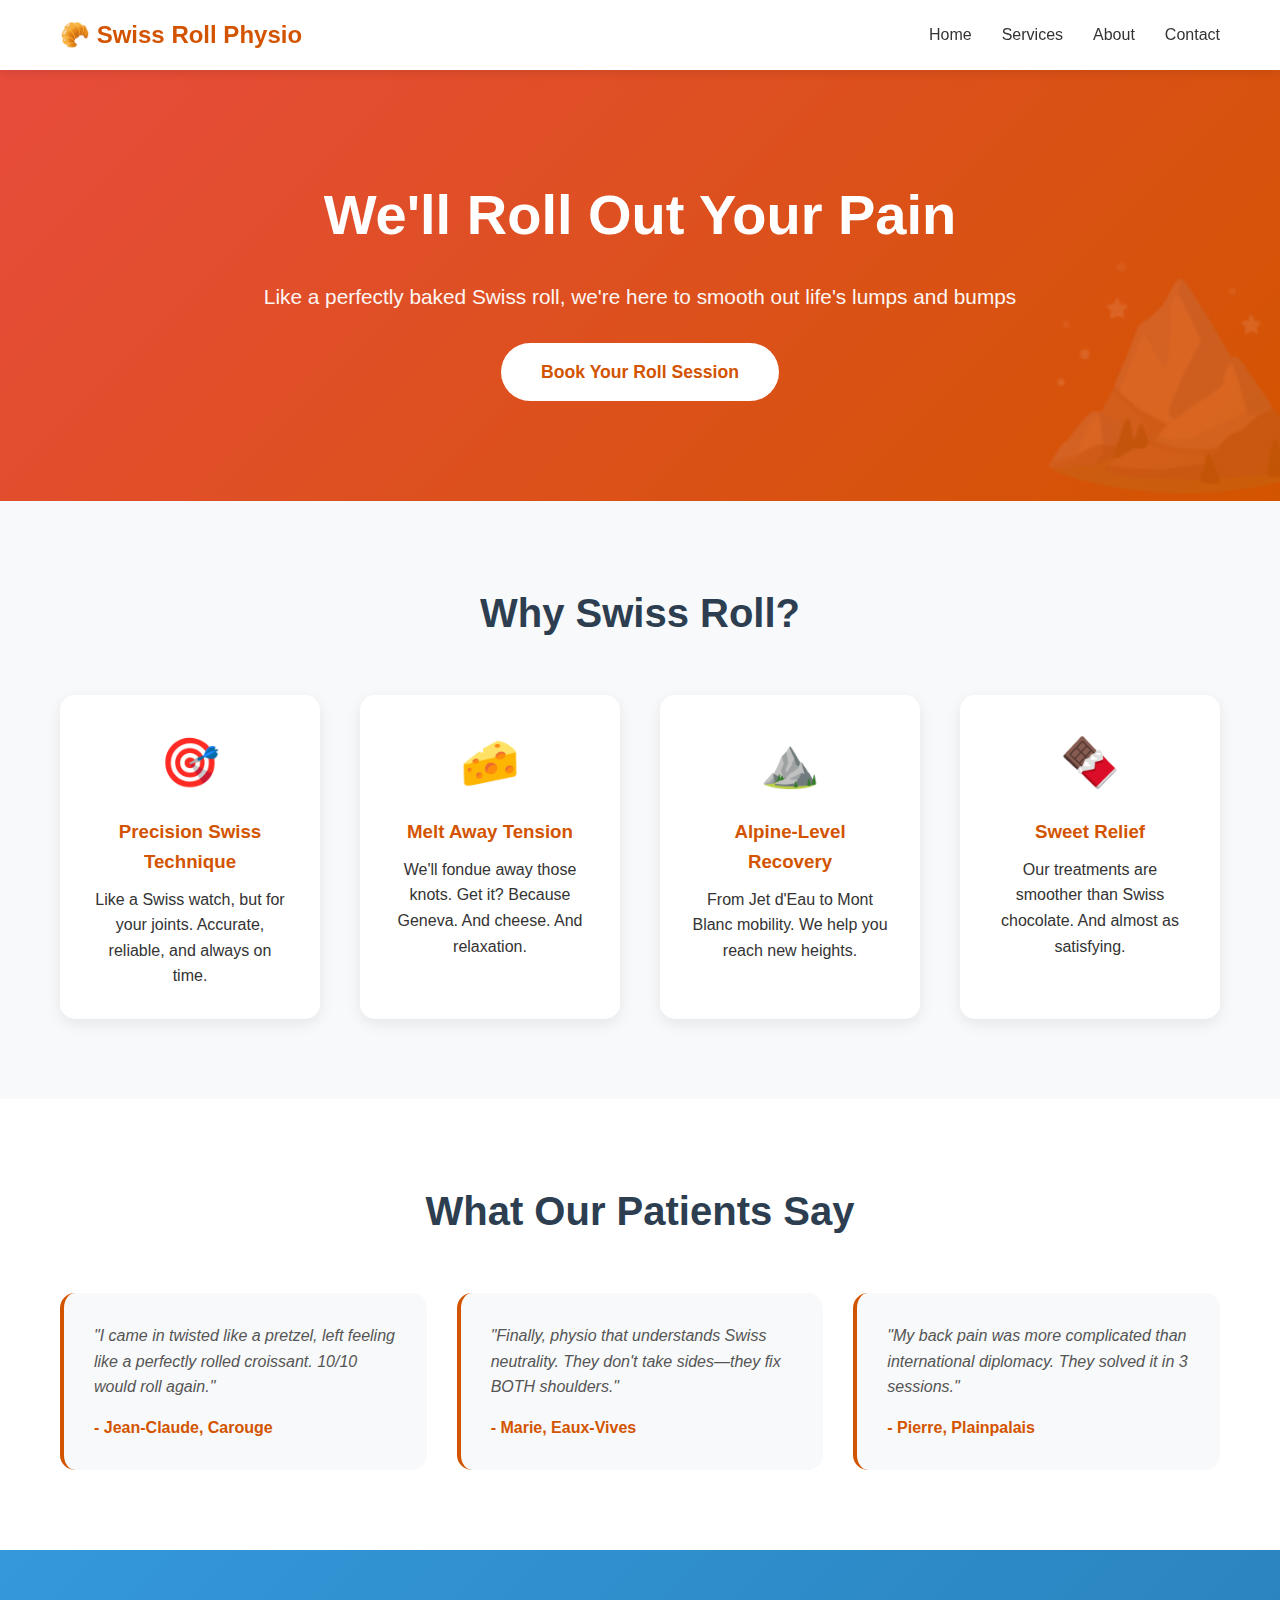
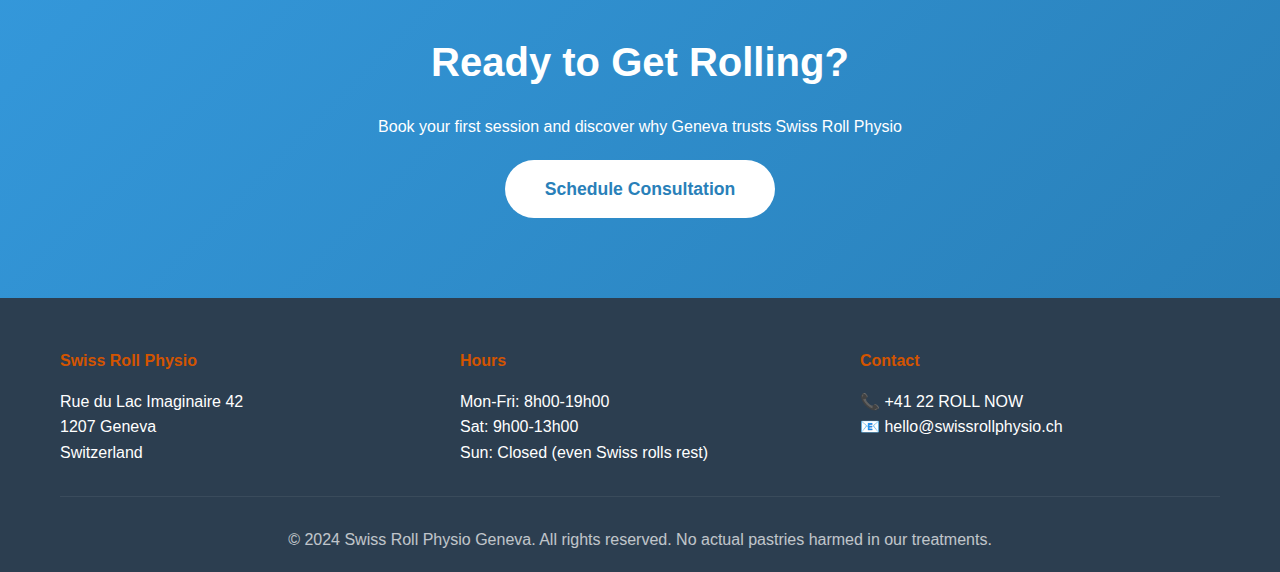
<file: index.html>
<!DOCTYPE html>
<html lang="en">
<head>
    <meta charset="UTF-8">
    <meta name="viewport" content="width=device-width, initial-scale=1.0">
    <title>Swiss Roll Physio - Geneva's Premier Movement Specialists</title>
    <link rel="stylesheet" href="style.css">
</head>
<body>
    <nav>
        <div class="nav-container">
            <div class="logo">🥐 Swiss Roll Physio</div>
            <ul class="nav-links">
                <li><a href="index.html">Home</a></li>
                <li><a href="services.html">Services</a></li>
                <li><a href="about.html">About</a></li>
                <li><a href="contact.html">Contact</a></li>
            </ul>
        </div>
    </nav>

    <header class="hero">
        <div class="hero-content">
            <h1>We'll Roll Out Your Pain</h1>
            <p class="tagline">Like a perfectly baked Swiss roll, we're here to smooth out life's lumps and bumps</p>
            <a href="contact.html" class="cta-button">Book Your Roll Session</a>
        </div>
        <div class="mountain-bg">🏔️</div>
    </header>

    <section class="features">
        <div class="container">
            <h2>Why Swiss Roll?</h2>
            <div class="feature-grid">
                <div class="feature">
                    <div class="icon">🎯</div>
                    <h3>Precision Swiss Technique</h3>
                    <p>Like a Swiss watch, but for your joints. Accurate, reliable, and always on time.</p>
                </div>
                <div class="feature">
                    <div class="icon">🧀</div>
                    <h3>Melt Away Tension</h3>
                    <p>We'll fondue away those knots. Get it? Because Geneva. And cheese. And relaxation.</p>
                </div>
                <div class="feature">
                    <div class="icon">⛰️</div>
                    <h3>Alpine-Level Recovery</h3>
                    <p>From Jet d'Eau to Mont Blanc mobility. We help you reach new heights.</p>
                </div>
                <div class="feature">
                    <div class="icon">🍫</div>
                    <h3>Sweet Relief</h3>
                    <p>Our treatments are smoother than Swiss chocolate. And almost as satisfying.</p>
                </div>
            </div>
        </div>
    </section>

    <section class="testimonials">
        <div class="container">
            <h2>What Our Patients Say</h2>
            <div class="testimonial-grid">
                <div class="testimonial">
                    <p>"I came in twisted like a pretzel, left feeling like a perfectly rolled croissant. 10/10 would roll again."</p>
                    <div class="author">- Jean-Claude, Carouge</div>
                </div>
                <div class="testimonial">
                    <p>"Finally, physio that understands Swiss neutrality. They don't take sides—they fix BOTH shoulders."</p>
                    <div class="author">- Marie, Eaux-Vives</div>
                </div>
                <div class="testimonial">
                    <p>"My back pain was more complicated than international diplomacy. They solved it in 3 sessions."</p>
                    <div class="author">- Pierre, Plainpalais</div>
                </div>
            </div>
        </div>
    </section>

    <section class="cta-section">
        <div class="container">
            <h2>Ready to Get Rolling?</h2>
            <p>Book your first session and discover why Geneva trusts Swiss Roll Physio</p>
            <a href="contact.html" class="cta-button-secondary">Schedule Consultation</a>
        </div>
    </section>

    <footer>
        <div class="container">
            <div class="footer-content">
                <div class="footer-section">
                    <h4>Swiss Roll Physio</h4>
                    <p>Rue du Lac Imaginaire 42<br>1207 Geneva<br>Switzerland</p>
                </div>
                <div class="footer-section">
                    <h4>Hours</h4>
                    <p>Mon-Fri: 8h00-19h00<br>Sat: 9h00-13h00<br>Sun: Closed (even Swiss rolls rest)</p>
                </div>
                <div class="footer-section">
                    <h4>Contact</h4>
                    <p>📞 +41 22 ROLL NOW<br>📧 hello@swissrollphysio.ch</p>
                </div>
            </div>
            <div class="footer-bottom">
                <p>&copy; 2024 Swiss Roll Physio Geneva. All rights reserved. No actual pastries harmed in our treatments.</p>
            </div>
        </div>
    </footer>
</body>
</html>
</file>
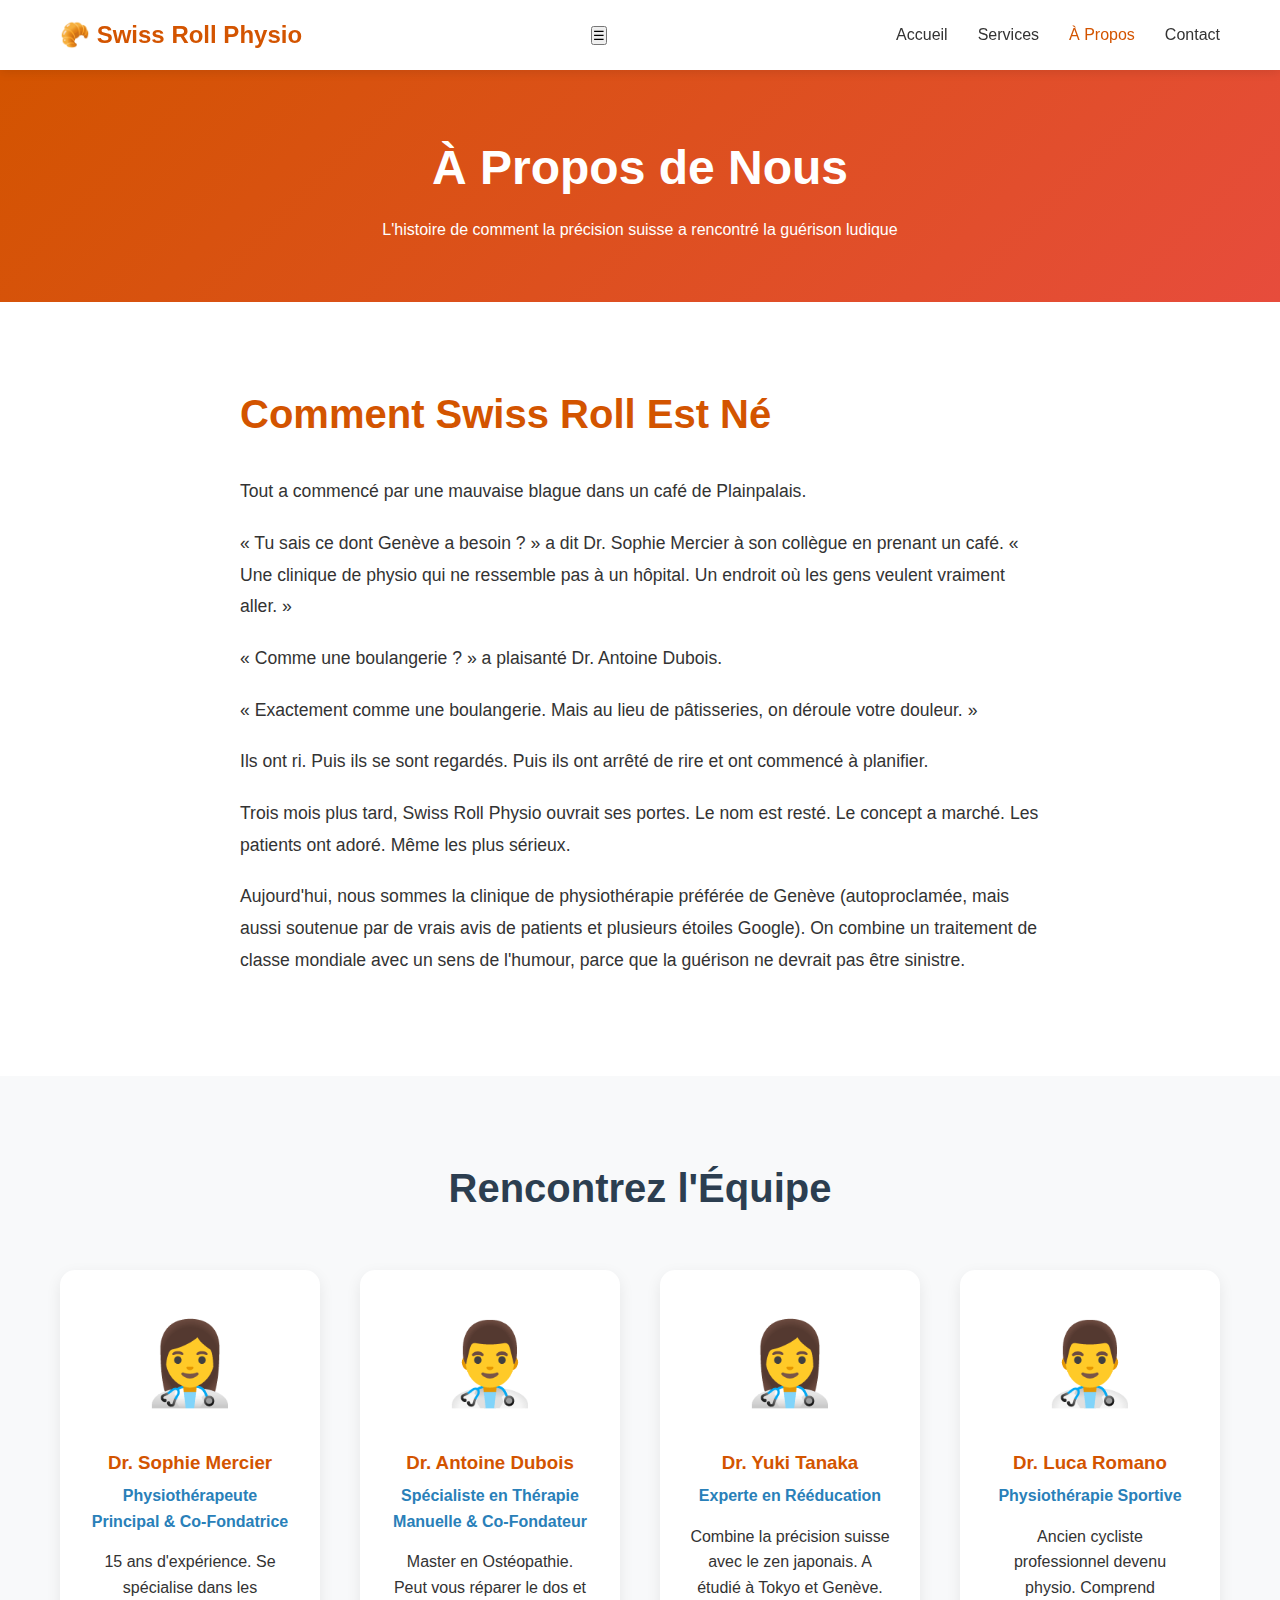
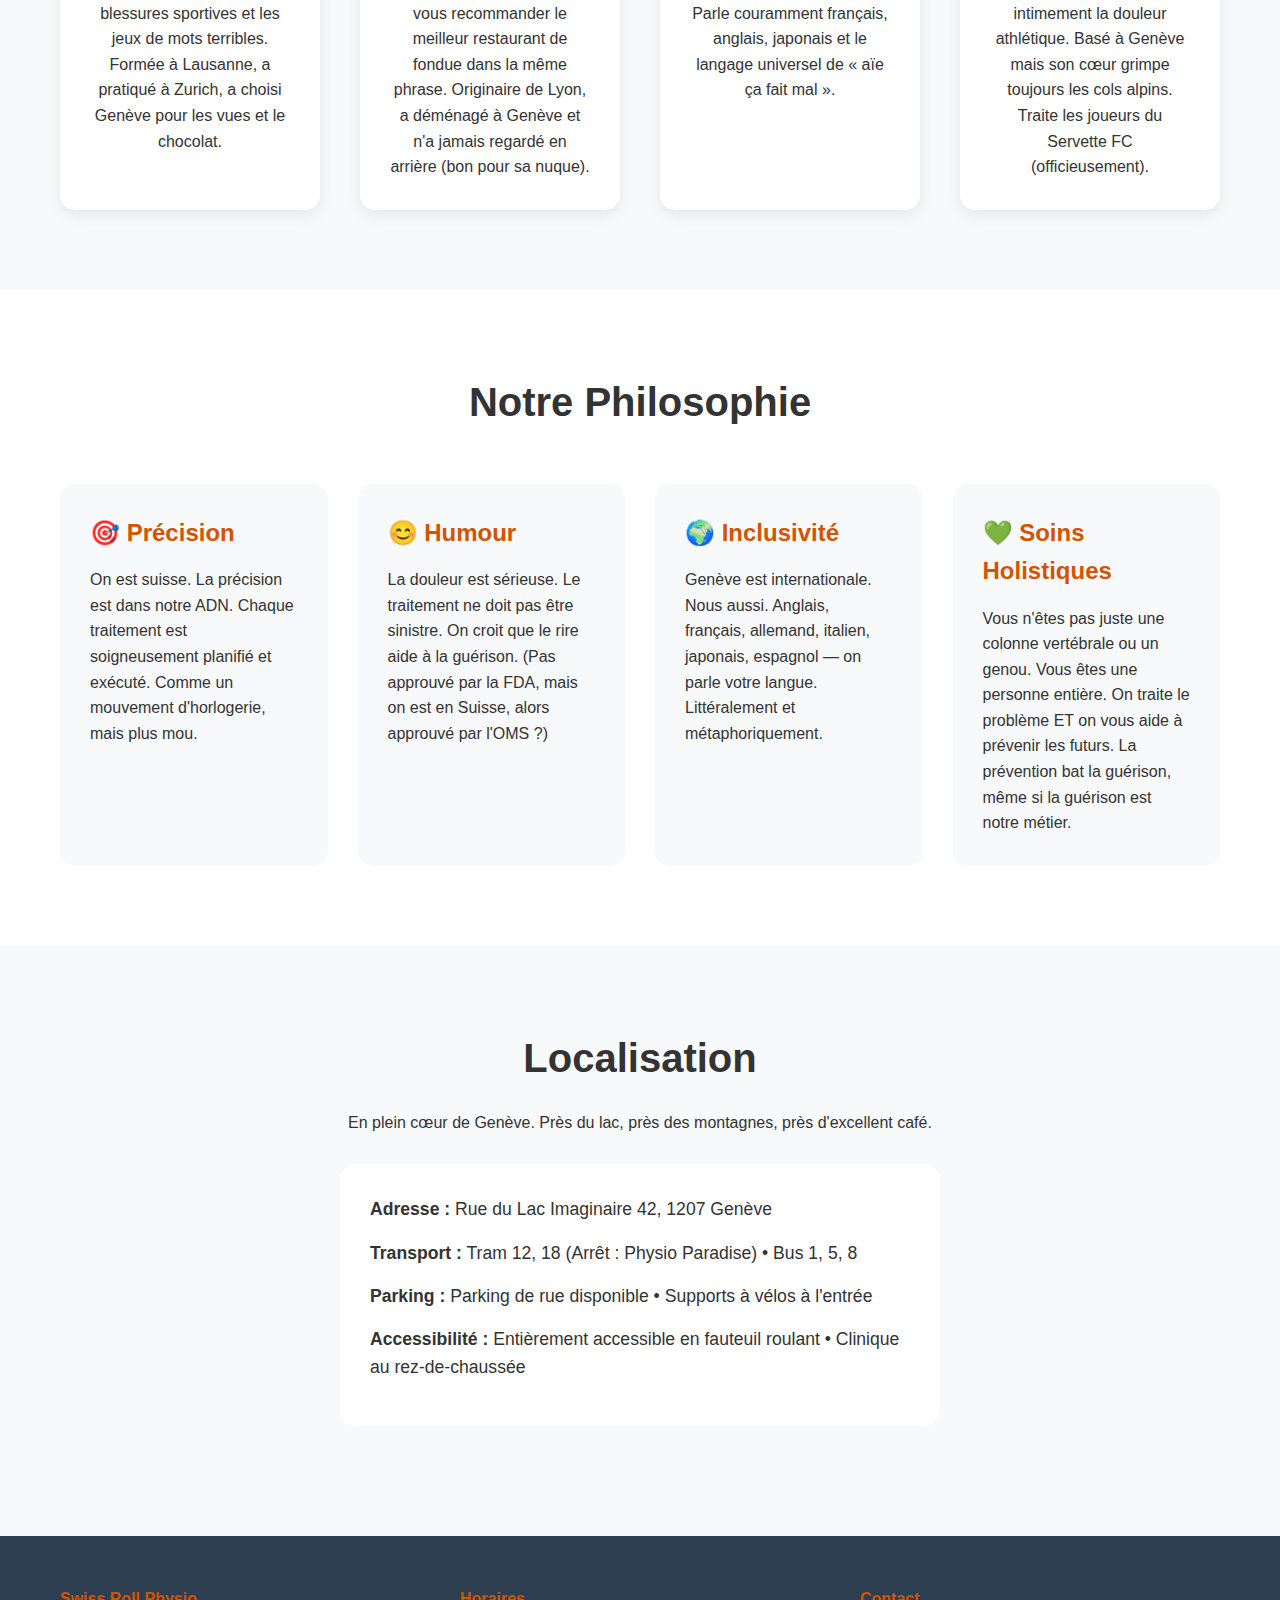
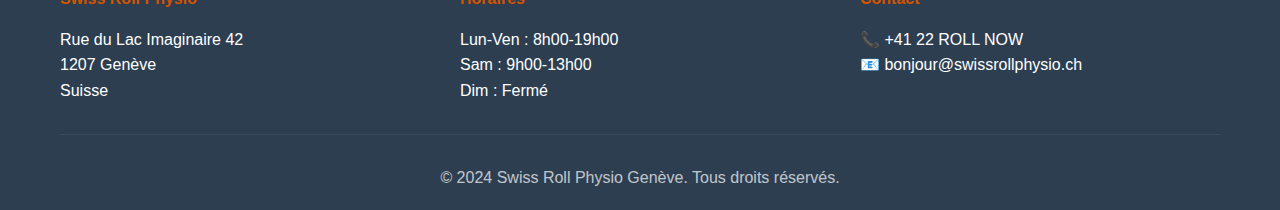
<file: about.html>
<!DOCTYPE html>
<html lang="fr">
<head>
    <meta charset="UTF-8">
    <meta name="viewport" content="width=device-width, initial-scale=1.0">
    <title>À Propos - Swiss Roll Physio Genève</title>
    <link rel="stylesheet" href="style.css">
</head>
<body>
    <nav>
        <div class="nav-container">
            <div class="logo">🥐 Swiss Roll Physio</div>
            <button class="mobile-menu-toggle" aria-label="Menu">☰</button>
            <ul class="nav-links">
                <li><a href="index.html">Accueil</a></li>
                <li><a href="services.html">Services</a></li>
                <li><a href="about.html" class="active">À Propos</a></li>
                <li><a href="contact.html">Contact</a></li>
            </ul>
        </div>
    </nav>

    <section class="page-header">
        <div class="container">
            <h1>À Propos de Nous</h1>
            <p>L'histoire de comment la précision suisse a rencontré la guérison ludique</p>
        </div>
    </section>

    <section class="about-story">
        <div class="container">
            <div class="story-content">
                <h2>Comment Swiss Roll Est Né</h2>
                <p>Tout a commencé par une mauvaise blague dans un café de Plainpalais.</p>
                
                <p>« Tu sais ce dont Genève a besoin ? » a dit Dr. Sophie Mercier à son collègue en prenant un café. « Une clinique de physio qui ne ressemble pas à un hôpital. Un endroit où les gens veulent vraiment aller. »</p>
                
                <p>« Comme une boulangerie ? » a plaisanté Dr. Antoine Dubois.</p>
                
                <p>« Exactement comme une boulangerie. Mais au lieu de pâtisseries, on déroule votre douleur. »</p>
                
                <p>Ils ont ri. Puis ils se sont regardés. Puis ils ont arrêté de rire et ont commencé à planifier.</p>
                
                <p>Trois mois plus tard, Swiss Roll Physio ouvrait ses portes. Le nom est resté. Le concept a marché. Les patients ont adoré. Même les plus sérieux.</p>
                
                <p>Aujourd'hui, nous sommes la clinique de physiothérapie préférée de Genève (autoproclamée, mais aussi soutenue par de vrais avis de patients et plusieurs étoiles Google). On combine un traitement de classe mondiale avec un sens de l'humour, parce que la guérison ne devrait pas être sinistre.</p>
            </div>
        </div>
    </section>

    <section class="team">
        <div class="container">
            <h2>Rencontrez l'Équipe</h2>
            <div class="team-grid">
                <div class="team-member">
                    <div class="team-photo">👩‍⚕️</div>
                    <h3>Dr. Sophie Mercier</h3>
                    <p class="role">Physiothérapeute Principal & Co-Fondatrice</p>
                    <p>15 ans d'expérience. Se spécialise dans les blessures sportives et les jeux de mots terribles. Formée à Lausanne, a pratiqué à Zurich, a choisi Genève pour les vues et le chocolat.</p>
                </div>
                
                <div class="team-member">
                    <div class="team-photo">👨‍⚕️</div>
                    <h3>Dr. Antoine Dubois</h3>
                    <p class="role">Spécialiste en Thérapie Manuelle & Co-Fondateur</p>
                    <p>Master en Ostéopathie. Peut vous réparer le dos et vous recommander le meilleur restaurant de fondue dans la même phrase. Originaire de Lyon, a déménagé à Genève et n'a jamais regardé en arrière (bon pour sa nuque).</p>
                </div>
                
                <div class="team-member">
                    <div class="team-photo">👩‍⚕️</div>
                    <h3>Dr. Yuki Tanaka</h3>
                    <p class="role">Experte en Rééducation</p>
                    <p>Combine la précision suisse avec le zen japonais. A étudié à Tokyo et Genève. Parle couramment français, anglais, japonais et le langage universel de « aïe ça fait mal ».</p>
                </div>
                
                <div class="team-member">
                    <div class="team-photo">👨‍⚕️</div>
                    <h3>Dr. Luca Romano</h3>
                    <p class="role">Physiothérapie Sportive</p>
                    <p>Ancien cycliste professionnel devenu physio. Comprend intimement la douleur athlétique. Basé à Genève mais son cœur grimpe toujours les cols alpins. Traite les joueurs du Servette FC (officieusement).</p>
                </div>
            </div>
        </div>
    </section>

    <section class="values">
        <div class="container">
            <h2>Notre Philosophie</h2>
            <div class="values-grid">
                <div class="value-card">
                    <h3>🎯 Précision</h3>
                    <p>On est suisse. La précision est dans notre ADN. Chaque traitement est soigneusement planifié et exécuté. Comme un mouvement d'horlogerie, mais plus mou.</p>
                </div>
                <div class="value-card">
                    <h3>😊 Humour</h3>
                    <p>La douleur est sérieuse. Le traitement ne doit pas être sinistre. On croit que le rire aide à la guérison. (Pas approuvé par la FDA, mais on est en Suisse, alors approuvé par l'OMS ?)</p>
                </div>
                <div class="value-card">
                    <h3>🌍 Inclusivité</h3>
                    <p>Genève est internationale. Nous aussi. Anglais, français, allemand, italien, japonais, espagnol — on parle votre langue. Littéralement et métaphoriquement.</p>
                </div>
                <div class="value-card">
                    <h3>💚 Soins Holistiques</h3>
                    <p>Vous n'êtes pas juste une colonne vertébrale ou un genou. Vous êtes une personne entière. On traite le problème ET on vous aide à prévenir les futurs. La prévention bat la guérison, même si la guérison est notre métier.</p>
                </div>
            </div>
        </div>
    </section>

    <section class="location-section">
        <div class="container">
            <h2>Localisation</h2>
            <p>En plein cœur de Genève. Près du lac, près des montagnes, près d'excellent café.</p>
            <div class="location-details">
                <p><strong>Adresse :</strong> Rue du Lac Imaginaire 42, 1207 Genève</p>
                <p><strong>Transport :</strong> Tram 12, 18 (Arrêt : Physio Paradise) • Bus 1, 5, 8</p>
                <p><strong>Parking :</strong> Parking de rue disponible • Supports à vélos à l'entrée</p>
                <p><strong>Accessibilité :</strong> Entièrement accessible en fauteuil roulant • Clinique au rez-de-chaussée</p>
            </div>
        </div>
    </section>

    <footer>
        <div class="container">
            <div class="footer-content">
                <div class="footer-section">
                    <h4>Swiss Roll Physio</h4>
                    <p>Rue du Lac Imaginaire 42<br>1207 Genève<br>Suisse</p>
                </div>
                <div class="footer-section">
                    <h4>Horaires</h4>
                    <p>Lun-Ven : 8h00-19h00<br>Sam : 9h00-13h00<br>Dim : Fermé</p>
                </div>
                <div class="footer-section">
                    <h4>Contact</h4>
                    <p>📞 +41 22 ROLL NOW<br>📧 bonjour@swissrollphysio.ch</p>
                </div>
            </div>
            <div class="footer-bottom">
                <p>&copy; 2024 Swiss Roll Physio Genève. Tous droits réservés.</p>
            </div>
        </div>
    </footer>

    <script>
        document.querySelector('.mobile-menu-toggle').addEventListener('click', function() {
            document.querySelector('.nav-links').classList.toggle('active');
        });
    </script>
</body>
</html>
</file>
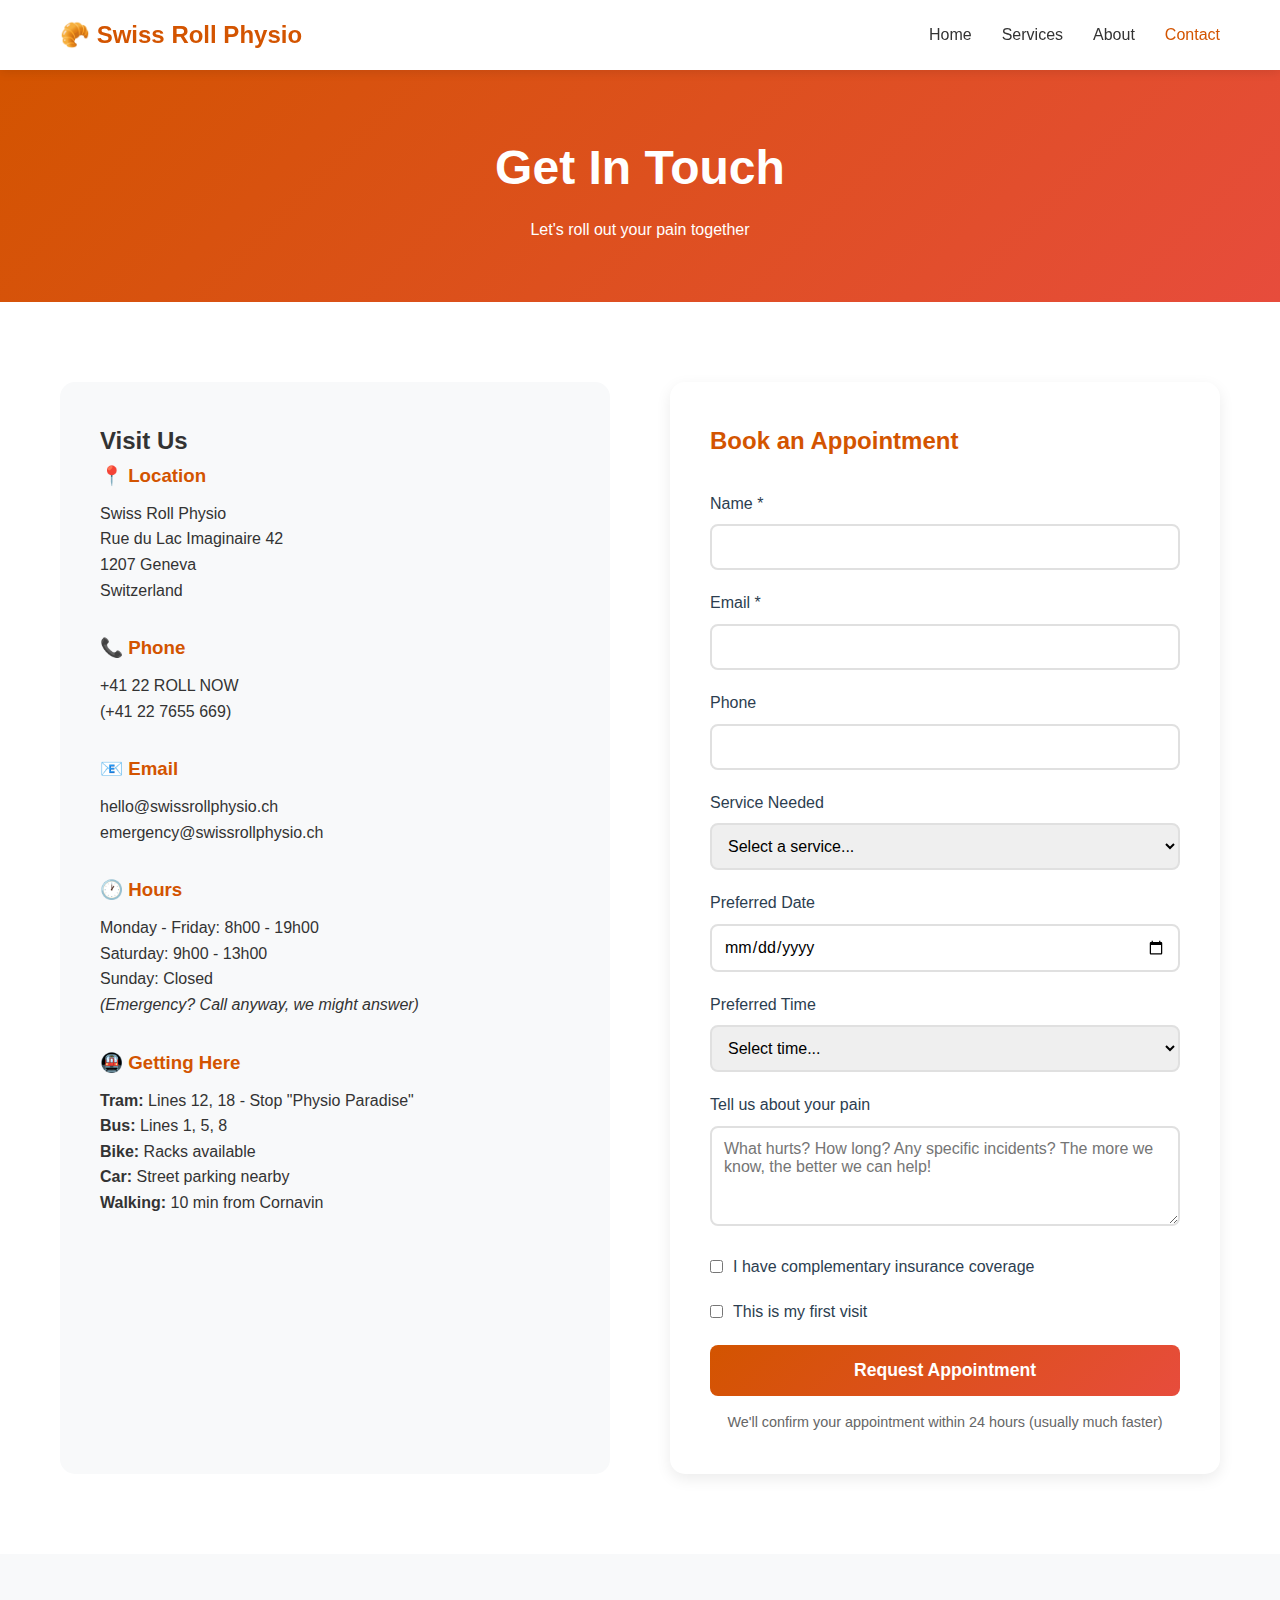
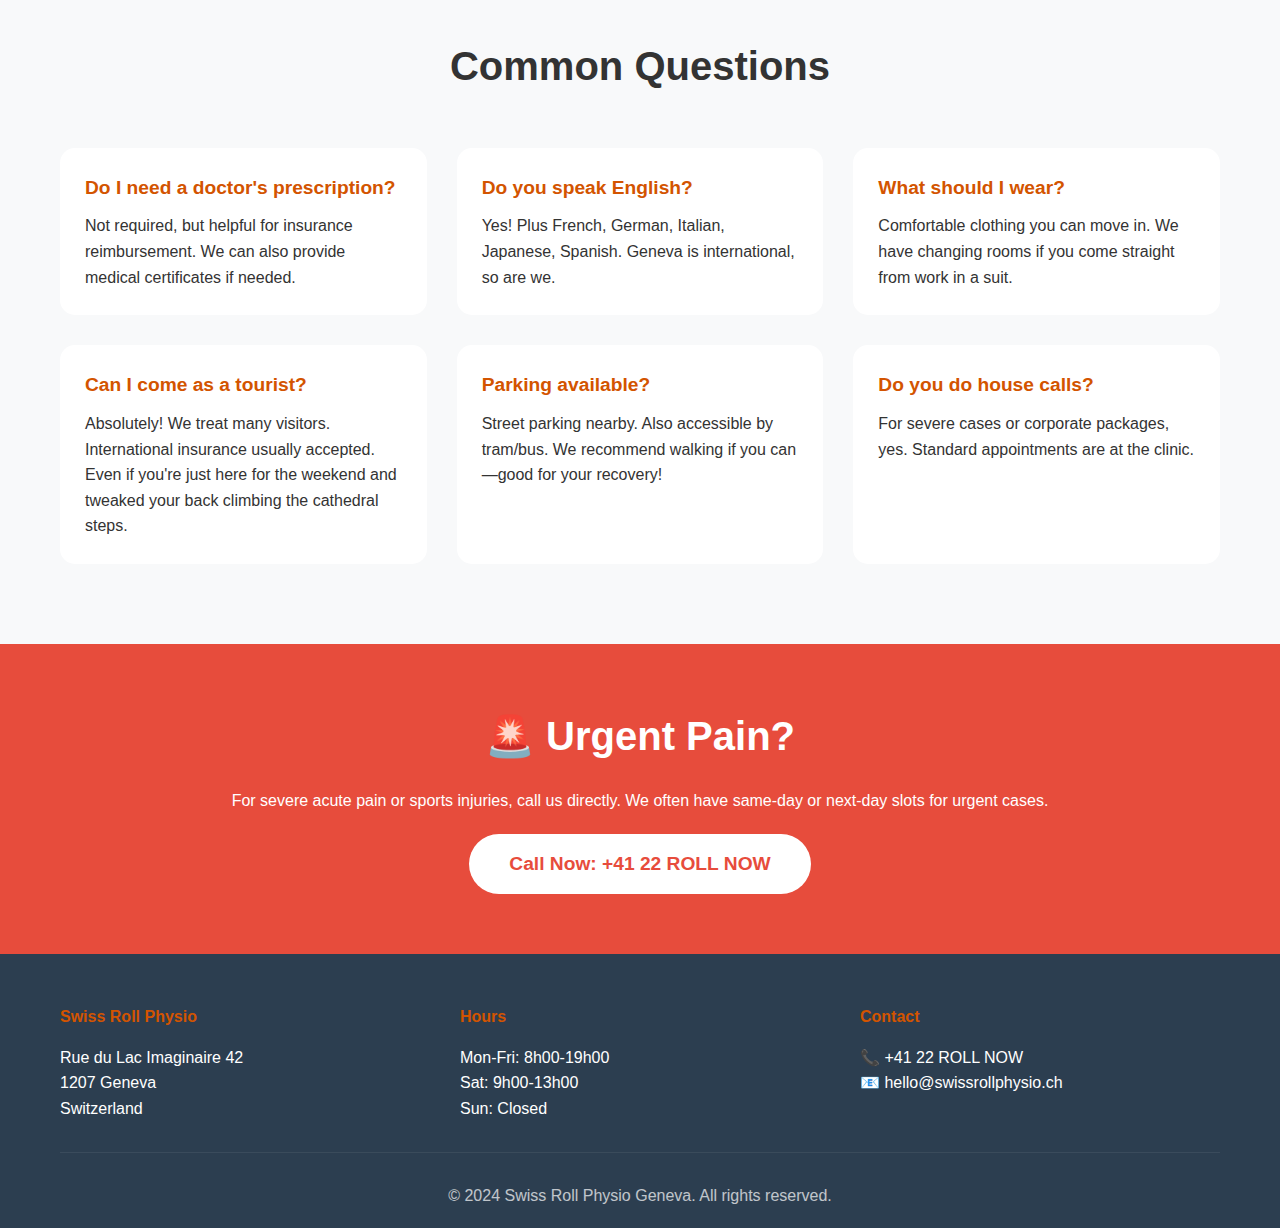
<file: contact.html>
<!DOCTYPE html>
<html lang="en">
<head>
    <meta charset="UTF-8">
    <meta name="viewport" content="width=device-width, initial-scale=1.0">
    <title>Contact - Swiss Roll Physio Geneva</title>
    <link rel="stylesheet" href="style.css">
</head>
<body>
    <nav>
        <div class="nav-container">
            <div class="logo">🥐 Swiss Roll Physio</div>
            <ul class="nav-links">
                <li><a href="index.html">Home</a></li>
                <li><a href="services.html">Services</a></li>
                <li><a href="about.html">About</a></li>
                <li><a href="contact.html" class="active">Contact</a></li>
            </ul>
        </div>
    </nav>

    <section class="page-header">
        <div class="container">
            <h1>Get In Touch</h1>
            <p>Let's roll out your pain together</p>
        </div>
    </section>

    <section class="contact-section">
        <div class="container">
            <div class="contact-grid">
                <div class="contact-info">
                    <h2>Visit Us</h2>
                    <div class="contact-item">
                        <h3>📍 Location</h3>
                        <p>Swiss Roll Physio<br>
                        Rue du Lac Imaginaire 42<br>
                        1207 Geneva<br>
                        Switzerland</p>
                    </div>
                    
                    <div class="contact-item">
                        <h3>📞 Phone</h3>
                        <p>+41 22 ROLL NOW<br>
                        (+41 22 7655 669)</p>
                    </div>
                    
                    <div class="contact-item">
                        <h3>📧 Email</h3>
                        <p>hello@swissrollphysio.ch<br>
                        emergency@swissrollphysio.ch</p>
                    </div>
                    
                    <div class="contact-item">
                        <h3>🕐 Hours</h3>
                        <p>Monday - Friday: 8h00 - 19h00<br>
                        Saturday: 9h00 - 13h00<br>
                        Sunday: Closed<br>
                        <em>(Emergency? Call anyway, we might answer)</em></p>
                    </div>

                    <div class="contact-item">
                        <h3>🚇 Getting Here</h3>
                        <p><strong>Tram:</strong> Lines 12, 18 - Stop "Physio Paradise"<br>
                        <strong>Bus:</strong> Lines 1, 5, 8<br>
                        <strong>Bike:</strong> Racks available<br>
                        <strong>Car:</strong> Street parking nearby<br>
                        <strong>Walking:</strong> 10 min from Cornavin</p>
                    </div>
                </div>

                <div class="contact-form-container">
                    <h2>Book an Appointment</h2>
                    <form class="contact-form" action="#" method="POST">
                        <div class="form-group">
                            <label for="name">Name *</label>
                            <input type="text" id="name" name="name" required>
                        </div>
                        
                        <div class="form-group">
                            <label for="email">Email *</label>
                            <input type="email" id="email" name="email" required>
                        </div>
                        
                        <div class="form-group">
                            <label for="phone">Phone</label>
                            <input type="tel" id="phone" name="phone">
                        </div>
                        
                        <div class="form-group">
                            <label for="service">Service Needed</label>
                            <select id="service" name="service">
                                <option value="">Select a service...</option>
                                <option value="classic">The Classic Roll (60 min)</option>
                                <option value="quick">Quick Fix Fondue (30 min)</option>
                                <option value="alpine">Alpine Adventure Recovery (90 min)</option>
                                <option value="zen">The Zen Roll (60 min)</option>
                                <option value="corporate">Corporate Wellness</option>
                                <option value="prenatal">Prenatal/Postnatal Care</option>
                                <option value="other">Not sure / Other</option>
                            </select>
                        </div>
                        
                        <div class="form-group">
                            <label for="preferred-date">Preferred Date</label>
                            <input type="date" id="preferred-date" name="preferred-date">
                        </div>
                        
                        <div class="form-group">
                            <label for="preferred-time">Preferred Time</label>
                            <select id="preferred-time" name="preferred-time">
                                <option value="">Select time...</option>
                                <option value="morning">Morning (8h00-12h00)</option>
                                <option value="afternoon">Afternoon (12h00-16h00)</option>
                                <option value="evening">Evening (16h00-19h00)</option>
                            </select>
                        </div>
                        
                        <div class="form-group">
                            <label for="message">Tell us about your pain</label>
                            <textarea id="message" name="message" rows="4" placeholder="What hurts? How long? Any specific incidents? The more we know, the better we can help!"></textarea>
                        </div>
                        
                        <div class="form-group checkbox-group">
                            <label>
                                <input type="checkbox" name="insurance" value="yes">
                                I have complementary insurance coverage
                            </label>
                        </div>
                        
                        <div class="form-group checkbox-group">
                            <label>
                                <input type="checkbox" name="first-time" value="yes">
                                This is my first visit
                            </label>
                        </div>
                        
                        <button type="submit" class="submit-button">Request Appointment</button>
                        <p class="form-note">We'll confirm your appointment within 24 hours (usually much faster)</p>
                    </form>
                </div>
            </div>
        </div>
    </section>

    <section class="faq-section">
        <div class="container">
            <h2>Common Questions</h2>
            <div class="faq-grid">
                <div class="faq-item">
                    <h3>Do I need a doctor's prescription?</h3>
                    <p>Not required, but helpful for insurance reimbursement. We can also provide medical certificates if needed.</p>
                </div>
                <div class="faq-item">
                    <h3>Do you speak English?</h3>
                    <p>Yes! Plus French, German, Italian, Japanese, Spanish. Geneva is international, so are we.</p>
                </div>
                <div class="faq-item">
                    <h3>What should I wear?</h3>
                    <p>Comfortable clothing you can move in. We have changing rooms if you come straight from work in a suit.</p>
                </div>
                <div class="faq-item">
                    <h3>Can I come as a tourist?</h3>
                    <p>Absolutely! We treat many visitors. International insurance usually accepted. Even if you're just here for the weekend and tweaked your back climbing the cathedral steps.</p>
                </div>
                <div class="faq-item">
                    <h3>Parking available?</h3>
                    <p>Street parking nearby. Also accessible by tram/bus. We recommend walking if you can—good for your recovery!</p>
                </div>
                <div class="faq-item">
                    <h3>Do you do house calls?</h3>
                    <p>For severe cases or corporate packages, yes. Standard appointments are at the clinic.</p>
                </div>
            </div>
        </div>
    </section>

    <section class="emergency-banner">
        <div class="container">
            <h2>🚨 Urgent Pain?</h2>
            <p>For severe acute pain or sports injuries, call us directly. We often have same-day or next-day slots for urgent cases.</p>
            <a href="tel:+41227655669" class="emergency-button">Call Now: +41 22 ROLL NOW</a>
        </div>
    </section>

    <footer>
        <div class="container">
            <div class="footer-content">
                <div class="footer-section">
                    <h4>Swiss Roll Physio</h4>
                    <p>Rue du Lac Imaginaire 42<br>1207 Geneva<br>Switzerland</p>
                </div>
                <div class="footer-section">
                    <h4>Hours</h4>
                    <p>Mon-Fri: 8h00-19h00<br>Sat: 9h00-13h00<br>Sun: Closed</p>
                </div>
                <div class="footer-section">
                    <h4>Contact</h4>
                    <p>📞 +41 22 ROLL NOW<br>📧 hello@swissrollphysio.ch</p>
                </div>
            </div>
            <div class="footer-bottom">
                <p>&copy; 2024 Swiss Roll Physio Geneva. All rights reserved.</p>
            </div>
        </div>
    </footer>
</body>
</html>
</file>
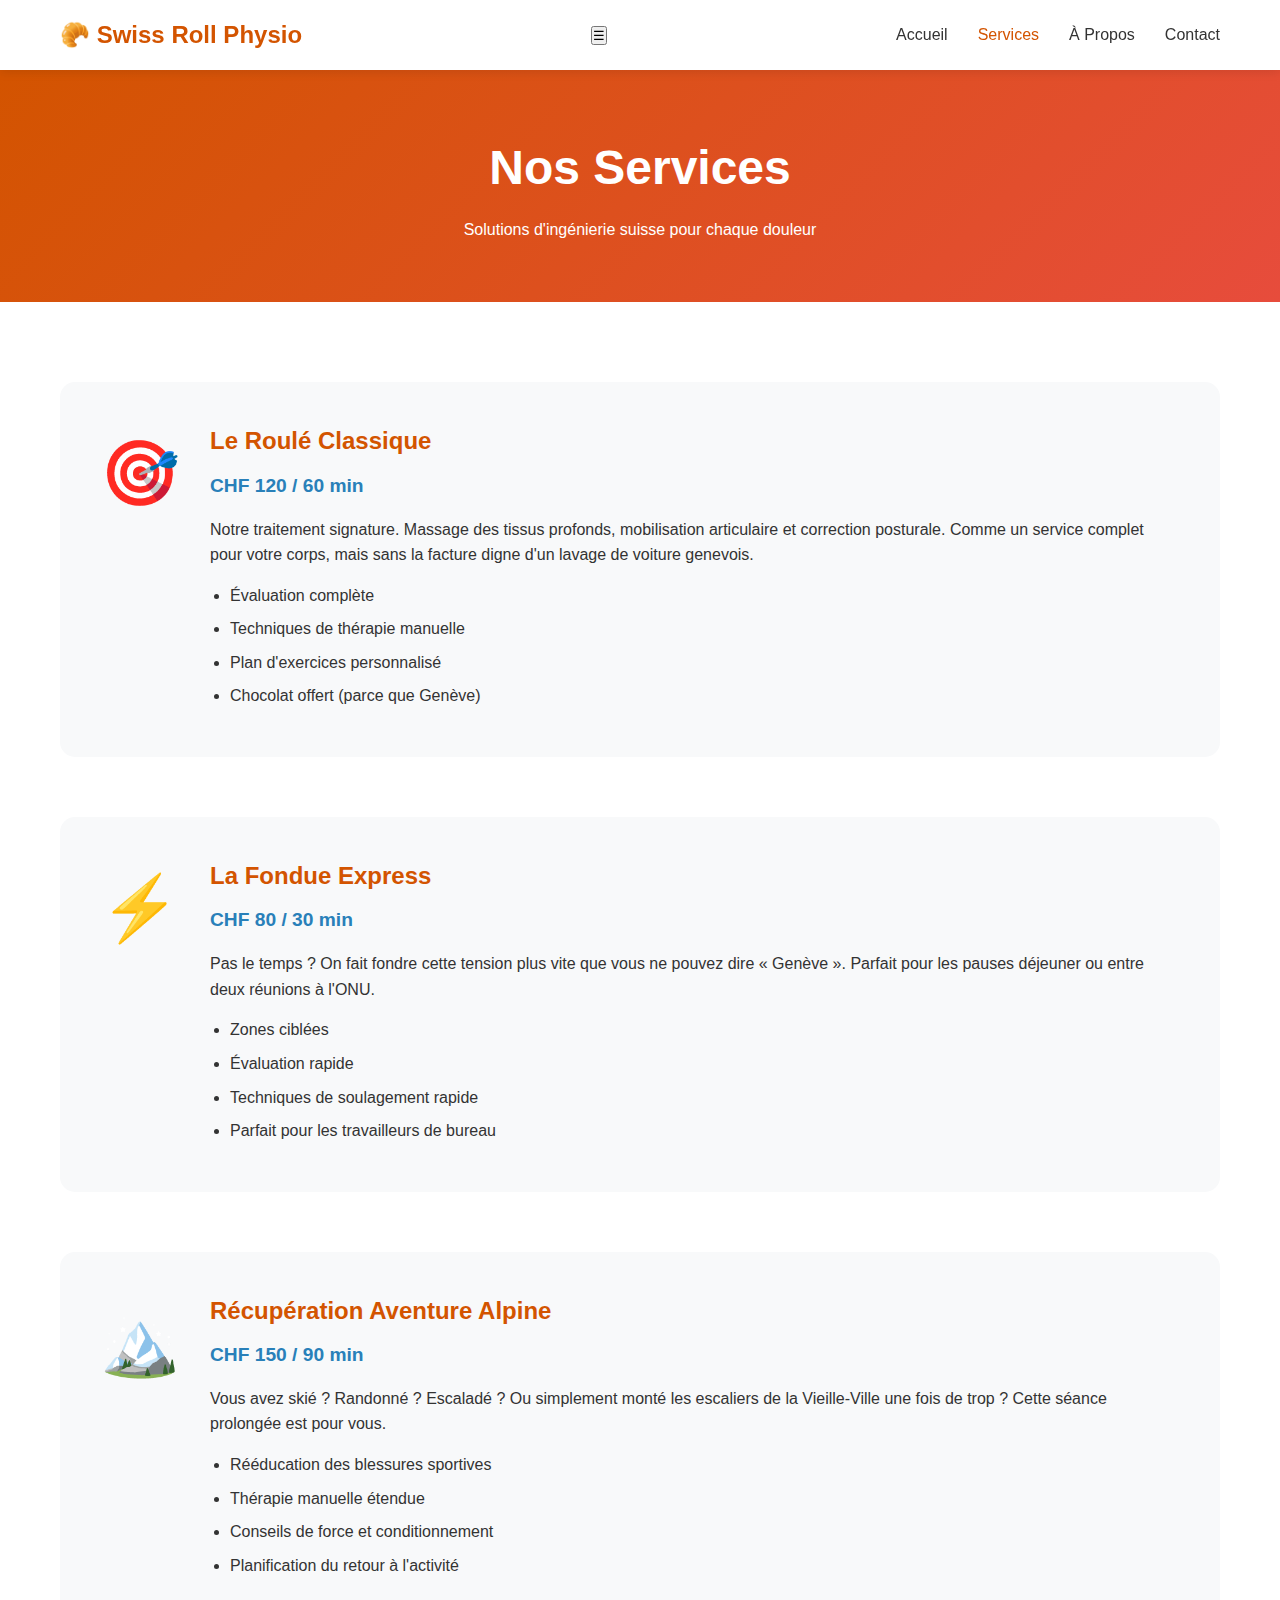
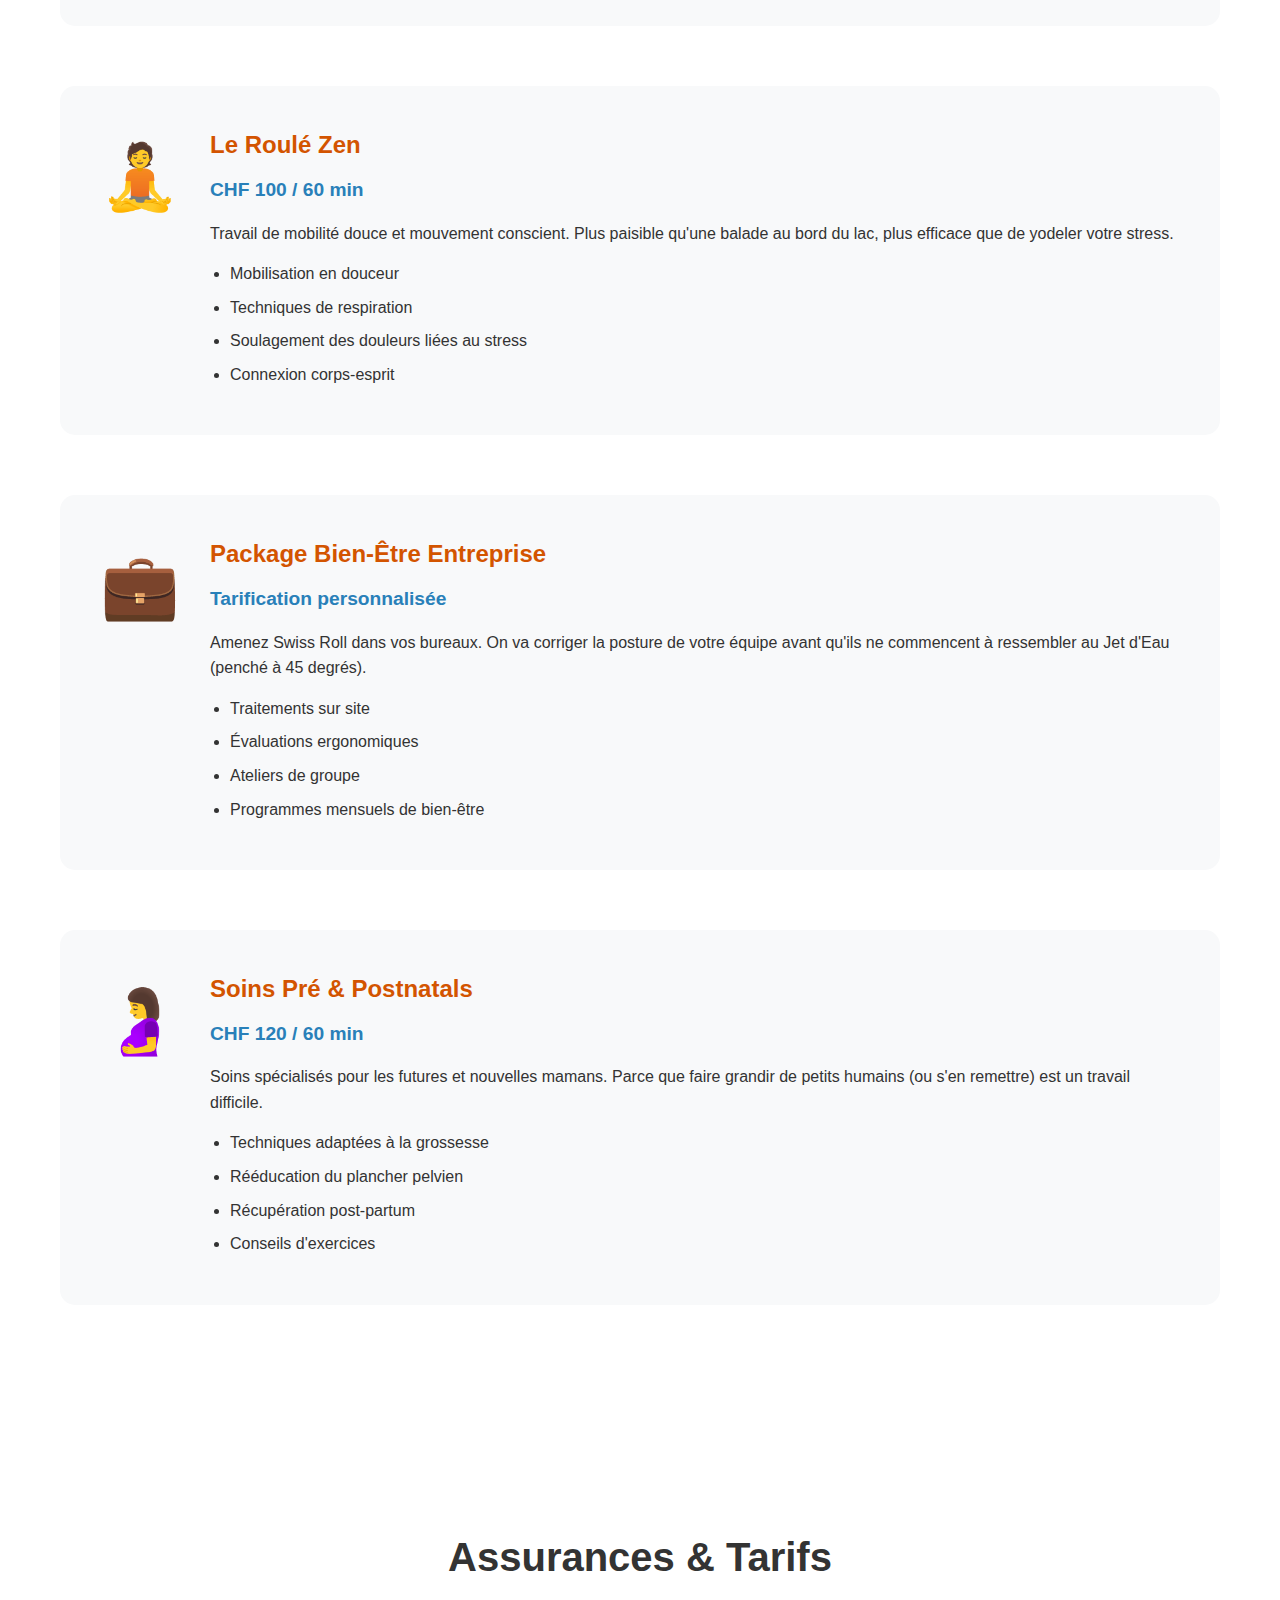
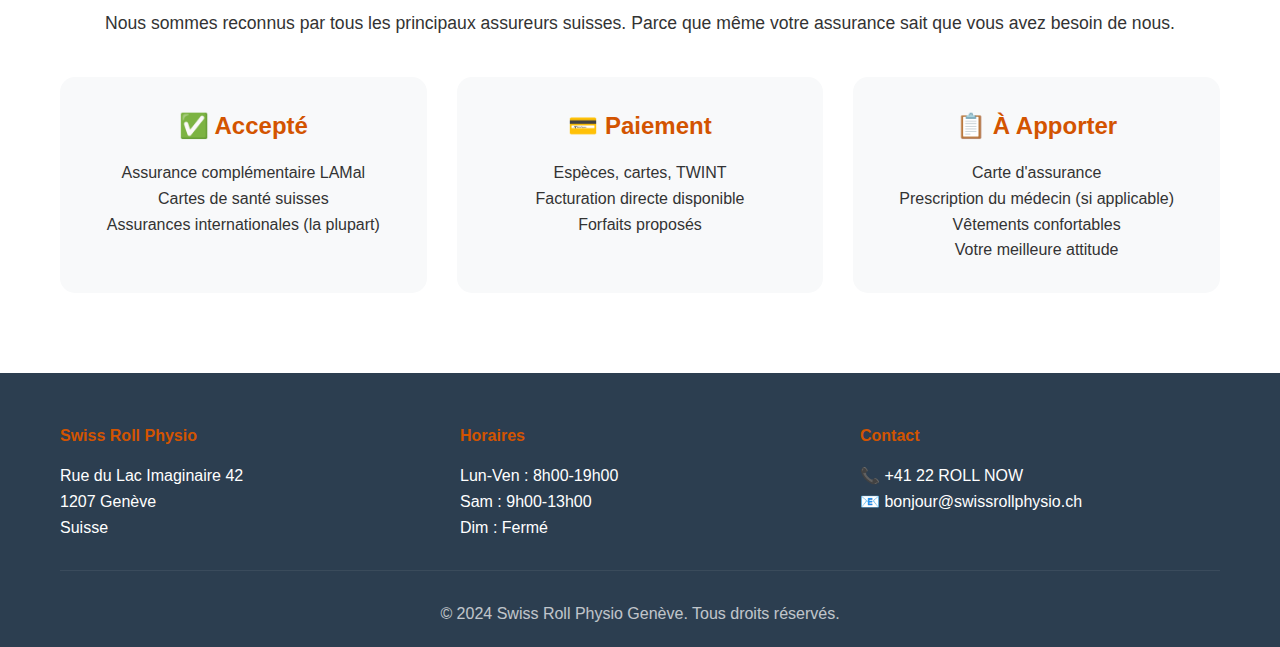
<file: services.html>
<!DOCTYPE html>
<html lang="fr">
<head>
    <meta charset="UTF-8">
    <meta name="viewport" content="width=device-width, initial-scale=1.0">
    <title>Services - Swiss Roll Physio Genève</title>
    <link rel="stylesheet" href="style.css">
</head>
<body>
    <nav>
        <div class="nav-container">
            <div class="logo">🥐 Swiss Roll Physio</div>
            <button class="mobile-menu-toggle" aria-label="Menu">☰</button>
            <ul class="nav-links">
                <li><a href="index.html">Accueil</a></li>
                <li><a href="services.html" class="active">Services</a></li>
                <li><a href="about.html">À Propos</a></li>
                <li><a href="contact.html">Contact</a></li>
            </ul>
        </div>
    </nav>

    <section class="page-header">
        <div class="container">
            <h1>Nos Services</h1>
            <p>Solutions d'ingénierie suisse pour chaque douleur</p>
        </div>
    </section>

    <section class="services-list">
        <div class="container">
            <div class="service-item">
                <div class="service-icon">🎯</div>
                <div class="service-content">
                    <h2>Le Roulé Classique</h2>
                    <p class="price">CHF 120 / 60 min</p>
                    <p>Notre traitement signature. Massage des tissus profonds, mobilisation articulaire et correction posturale. Comme un service complet pour votre corps, mais sans la facture digne d'un lavage de voiture genevois.</p>
                    <ul>
                        <li>Évaluation complète</li>
                        <li>Techniques de thérapie manuelle</li>
                        <li>Plan d'exercices personnalisé</li>
                        <li>Chocolat offert (parce que Genève)</li>
                    </ul>
                </div>
            </div>

            <div class="service-item">
                <div class="service-icon">⚡</div>
                <div class="service-content">
                    <h2>La Fondue Express</h2>
                    <p class="price">CHF 80 / 30 min</p>
                    <p>Pas le temps ? On fait fondre cette tension plus vite que vous ne pouvez dire « Genève ». Parfait pour les pauses déjeuner ou entre deux réunions à l'ONU.</p>
                    <ul>
                        <li>Zones ciblées</li>
                        <li>Évaluation rapide</li>
                        <li>Techniques de soulagement rapide</li>
                        <li>Parfait pour les travailleurs de bureau</li>
                    </ul>
                </div>
            </div>

            <div class="service-item">
                <div class="service-icon">🏔️</div>
                <div class="service-content">
                    <h2>Récupération Aventure Alpine</h2>
                    <p class="price">CHF 150 / 90 min</p>
                    <p>Vous avez skié ? Randonné ? Escaladé ? Ou simplement monté les escaliers de la Vieille-Ville une fois de trop ? Cette séance prolongée est pour vous.</p>
                    <ul>
                        <li>Rééducation des blessures sportives</li>
                        <li>Thérapie manuelle étendue</li>
                        <li>Conseils de force et conditionnement</li>
                        <li>Planification du retour à l'activité</li>
                    </ul>
                </div>
            </div>

            <div class="service-item">
                <div class="service-icon">🧘</div>
                <div class="service-content">
                    <h2>Le Roulé Zen</h2>
                    <p class="price">CHF 100 / 60 min</p>
                    <p>Travail de mobilité douce et mouvement conscient. Plus paisible qu'une balade au bord du lac, plus efficace que de yodeler votre stress.</p>
                    <ul>
                        <li>Mobilisation en douceur</li>
                        <li>Techniques de respiration</li>
                        <li>Soulagement des douleurs liées au stress</li>
                        <li>Connexion corps-esprit</li>
                    </ul>
                </div>
            </div>

            <div class="service-item">
                <div class="service-icon">💼</div>
                <div class="service-content">
                    <h2>Package Bien-Être Entreprise</h2>
                    <p class="price">Tarification personnalisée</p>
                    <p>Amenez Swiss Roll dans vos bureaux. On va corriger la posture de votre équipe avant qu'ils ne commencent à ressembler au Jet d'Eau (penché à 45 degrés).</p>
                    <ul>
                        <li>Traitements sur site</li>
                        <li>Évaluations ergonomiques</li>
                        <li>Ateliers de groupe</li>
                        <li>Programmes mensuels de bien-être</li>
                    </ul>
                </div>
            </div>

            <div class="service-item">
                <div class="service-icon">🤰</div>
                <div class="service-content">
                    <h2>Soins Pré & Postnatals</h2>
                    <p class="price">CHF 120 / 60 min</p>
                    <p>Soins spécialisés pour les futures et nouvelles mamans. Parce que faire grandir de petits humains (ou s'en remettre) est un travail difficile.</p>
                    <ul>
                        <li>Techniques adaptées à la grossesse</li>
                        <li>Rééducation du plancher pelvien</li>
                        <li>Récupération post-partum</li>
                        <li>Conseils d'exercices</li>
                    </ul>
                </div>
            </div>
        </div>
    </section>

    <section class="insurance-info">
        <div class="container">
            <h2>Assurances & Tarifs</h2>
            <p>Nous sommes reconnus par tous les principaux assureurs suisses. Parce que même votre assurance sait que vous avez besoin de nous.</p>
            <div class="info-grid">
                <div class="info-box">
                    <h3>✅ Accepté</h3>
                    <p>Assurance complémentaire LAMal<br>Cartes de santé suisses<br>Assurances internationales (la plupart)</p>
                </div>
                <div class="info-box">
                    <h3>💳 Paiement</h3>
                    <p>Espèces, cartes, TWINT<br>Facturation directe disponible<br>Forfaits proposés</p>
                </div>
                <div class="info-box">
                    <h3>📋 À Apporter</h3>
                    <p>Carte d'assurance<br>Prescription du médecin (si applicable)<br>Vêtements confortables<br>Votre meilleure attitude</p>
                </div>
            </div>
        </div>
    </section>

    <footer>
        <div class="container">
            <div class="footer-content">
                <div class="footer-section">
                    <h4>Swiss Roll Physio</h4>
                    <p>Rue du Lac Imaginaire 42<br>1207 Genève<br>Suisse</p>
                </div>
                <div class="footer-section">
                    <h4>Horaires</h4>
                    <p>Lun-Ven : 8h00-19h00<br>Sam : 9h00-13h00<br>Dim : Fermé</p>
                </div>
                <div class="footer-section">
                    <h4>Contact</h4>
                    <p>📞 +41 22 ROLL NOW<br>📧 bonjour@swissrollphysio.ch</p>
                </div>
            </div>
            <div class="footer-bottom">
                <p>&copy; 2024 Swiss Roll Physio Genève. Tous droits réservés.</p>
            </div>
        </div>
    </footer>

    <script>
        document.querySelector('.mobile-menu-toggle').addEventListener('click', function() {
            document.querySelector('.nav-links').classList.toggle('active');
        });
    </script>
</body>
</html>
</file>
<file: style.css>
* {
    margin: 0;
    padding: 0;
    box-sizing: border-box;
}

body {
    font-family: -apple-system, BlinkMacSystemFont, 'Segoe UI', 'Helvetica Neue', Arial, sans-serif;
    line-height: 1.6;
    color: #333;
}

.container {
    max-width: 1200px;
    margin: 0 auto;
    padding: 0 20px;
}

/* Navigation */
nav {
    background: white;
    box-shadow: 0 2px 10px rgba(0,0,0,0.1);
    position: sticky;
    top: 0;
    z-index: 1000;
}

.nav-container {
    max-width: 1200px;
    margin: 0 auto;
    padding: 0 20px;
    display: flex;
    justify-content: space-between;
    align-items: center;
    height: 70px;
}

.logo {
    font-size: 1.5rem;
    font-weight: bold;
    color: #d35400;
}

.nav-links {
    display: flex;
    list-style: none;
    gap: 30px;
}

.nav-links a {
    text-decoration: none;
    color: #333;
    font-weight: 500;
    transition: color 0.3s;
}

.nav-links a:hover,
.nav-links a.active {
    color: #d35400;
}

/* Hero Section */
.hero {
    background: linear-gradient(135deg, #e74c3c 0%, #d35400 100%);
    color: white;
    padding: 100px 20px;
    text-align: center;
    position: relative;
    overflow: hidden;
}

.mountain-bg {
    font-size: 15rem;
    position: absolute;
    bottom: -50px;
    right: -50px;
    opacity: 0.1;
}

.hero-content {
    position: relative;
    z-index: 1;
    max-width: 800px;
    margin: 0 auto;
}

.hero h1 {
    font-size: 3.5rem;
    margin-bottom: 20px;
}

.tagline {
    font-size: 1.3rem;
    margin-bottom: 30px;
    opacity: 0.95;
}

.cta-button {
    display: inline-block;
    background: white;
    color: #d35400;
    padding: 15px 40px;
    border-radius: 50px;
    text-decoration: none;
    font-weight: bold;
    font-size: 1.1rem;
    transition: transform 0.3s, box-shadow 0.3s;
}

.cta-button:hover {
    transform: translateY(-2px);
    box-shadow: 0 10px 25px rgba(0,0,0,0.2);
}

/* Features */
.features {
    padding: 80px 20px;
    background: #f8f9fa;
}

.features h2 {
    text-align: center;
    font-size: 2.5rem;
    margin-bottom: 50px;
    color: #2c3e50;
}

.feature-grid {
    display: grid;
    grid-template-columns: repeat(auto-fit, minmax(250px, 1fr));
    gap: 40px;
}

.feature {
    background: white;
    padding: 30px;
    border-radius: 15px;
    text-align: center;
    box-shadow: 0 5px 15px rgba(0,0,0,0.08);
    transition: transform 0.3s;
}

.feature:hover {
    transform: translateY(-5px);
}

.feature .icon {
    font-size: 3rem;
    margin-bottom: 15px;
}

.feature h3 {
    color: #d35400;
    margin-bottom: 10px;
}

/* Testimonials */
.testimonials {
    padding: 80px 20px;
    background: white;
}

.testimonials h2 {
    text-align: center;
    font-size: 2.5rem;
    margin-bottom: 50px;
    color: #2c3e50;
}

.testimonial-grid {
    display: grid;
    grid-template-columns: repeat(auto-fit, minmax(300px, 1fr));
    gap: 30px;
}

.testimonial {
    background: #f8f9fa;
    padding: 30px;
    border-radius: 15px;
    border-left: 4px solid #d35400;
}

.testimonial p {
    font-style: italic;
    margin-bottom: 15px;
    color: #555;
}

.author {
    font-weight: bold;
    color: #d35400;
}

/* CTA Section */
.cta-section {
    background: linear-gradient(135deg, #3498db 0%, #2980b9 100%);
    color: white;
    padding: 80px 20px;
    text-align: center;
}

.cta-section h2 {
    font-size: 2.5rem;
    margin-bottom: 20px;
}

.cta-button-secondary {
    display: inline-block;
    background: white;
    color: #2980b9;
    padding: 15px 40px;
    border-radius: 50px;
    text-decoration: none;
    font-weight: bold;
    font-size: 1.1rem;
    margin-top: 20px;
    transition: transform 0.3s;
}

.cta-button-secondary:hover {
    transform: scale(1.05);
}

/* Footer */
footer {
    background: #2c3e50;
    color: white;
    padding: 50px 20px 20px;
}

.footer-content {
    display: grid;
    grid-template-columns: repeat(auto-fit, minmax(250px, 1fr));
    gap: 40px;
    margin-bottom: 30px;
}

.footer-section h4 {
    color: #d35400;
    margin-bottom: 15px;
}

.footer-bottom {
    text-align: center;
    padding-top: 30px;
    border-top: 1px solid rgba(255,255,255,0.1);
    opacity: 0.7;
}

/* Services Page */
.page-header {
    background: linear-gradient(135deg, #d35400 0%, #e74c3c 100%);
    color: white;
    padding: 60px 20px;
    text-align: center;
}

.page-header h1 {
    font-size: 3rem;
    margin-bottom: 10px;
}

.services-list {
    padding: 80px 20px;
}

.service-item {
    display: flex;
    gap: 30px;
    margin-bottom: 60px;
    padding: 40px;
    background: #f8f9fa;
    border-radius: 15px;
}

.service-icon {
    font-size: 4rem;
    flex-shrink: 0;
}

.service-content h2 {
    color: #d35400;
    margin-bottom: 10px;
}

.price {
    color: #2980b9;
    font-weight: bold;
    font-size: 1.2rem;
    margin-bottom: 15px;
}

.service-content ul {
    margin-top: 15px;
    padding-left: 20px;
}

.service-content li {
    margin-bottom: 8px;
}

.insurance-info {
    padding: 80px 20px;
    background: white;
}

.insurance-info h2 {
    text-align: center;
    font-size: 2.5rem;
    margin-bottom: 20px;
}

.insurance-info > .container > p {
    text-align: center;
    margin-bottom: 40px;
    font-size: 1.1rem;
}

.info-grid {
    display: grid;
    grid-template-columns: repeat(auto-fit, minmax(250px, 1fr));
    gap: 30px;
}

.info-box {
    background: #f8f9fa;
    padding: 30px;
    border-radius: 15px;
    text-align: center;
}

.info-box h3 {
    color: #d35400;
    margin-bottom: 15px;
    font-size: 1.5rem;
}

/* About Page */
.about-story {
    padding: 80px 20px;
}

.story-content {
    max-width: 800px;
    margin: 0 auto;
}

.story-content h2 {
    color: #d35400;
    font-size: 2.5rem;
    margin-bottom: 30px;
}

.story-content p {
    font-size: 1.1rem;
    margin-bottom: 20px;
    line-height: 1.8;
}

.team {
    padding: 80px 20px;
    background: #f8f9fa;
}

.team h2 {
    text-align: center;
    font-size: 2.5rem;
    margin-bottom: 50px;
    color: #2c3e50;
}

.team-grid {
    display: grid;
    grid-template-columns: repeat(auto-fit, minmax(250px, 1fr));
    gap: 40px;
}

.team-member {
    background: white;
    padding: 30px;
    border-radius: 15px;
    text-align: center;
    box-shadow: 0 5px 15px rgba(0,0,0,0.08);
}

.team-photo {
    font-size: 5rem;
    margin-bottom: 20px;
}

.team-member h3 {
    color: #d35400;
    margin-bottom: 5px;
}

.role {
    color: #2980b9;
    font-weight: bold;
    margin-bottom: 15px;
}

.values {
    padding: 80px 20px;
}

.values h2 {
    text-align: center;
    font-size: 2.5rem;
    margin-bottom: 50px;
}

.values-grid {
    display: grid;
    grid-template-columns: repeat(auto-fit, minmax(250px, 1fr));
    gap: 30px;
}

.value-card {
    background: #f8f9fa;
    padding: 30px;
    border-radius: 15px;
}

.value-card h3 {
    color: #d35400;
    font-size: 1.5rem;
    margin-bottom: 15px;
}

.location-section {
    padding: 80px 20px;
    background: #f8f9fa;
    text-align: center;
}

.location-section h2 {
    font-size: 2.5rem;
    margin-bottom: 20px;
}

.location-details {
    max-width: 600px;
    margin: 30px auto;
    text-align: left;
    background: white;
    padding: 30px;
    border-radius: 15px;
}

.location-details p {
    margin-bottom: 15px;
    font-size: 1.1rem;
}

/* Contact Page */
.contact-section {
    padding: 80px 20px;
}

.contact-grid {
    display: grid;
    grid-template-columns: 1fr 1fr;
    gap: 60px;
}

.contact-info {
    background: #f8f9fa;
    padding: 40px;
    border-radius: 15px;
}

.contact-item {
    margin-bottom: 30px;
}

.contact-item h3 {
    color: #d35400;
    margin-bottom: 10px;
}

.contact-form-container {
    background: white;
    padding: 40px;
    border-radius: 15px;
    box-shadow: 0 5px 15px rgba(0,0,0,0.08);
}

.contact-form-container h2 {
    color: #d35400;
    margin-bottom: 30px;
}

.form-group {
    margin-bottom: 20px;
}

.form-group label {
    display: block;
    margin-bottom: 8px;
    font-weight: 500;
    color: #2c3e50;
}

.form-group input,
.form-group select,
.form-group textarea {
    width: 100%;
    padding: 12px;
    border: 2px solid #e0e0e0;
    border-radius: 8px;
    font-size: 1rem;
    font-family: inherit;
    transition: border-color 0.3s;
}

.form-group input:focus,
.form-group select:focus,
.form-group textarea:focus {
    outline: none;
    border-color: #d35400;
}

.checkbox-group label {
    display: flex;
    align-items: center;
    gap: 10px;
}

.checkbox-group input[type="checkbox"] {
    width: auto;
}

.submit-button {
    width: 100%;
    background: linear-gradient(135deg, #d35400 0%, #e74c3c 100%);
    color: white;
    padding: 15px;
    border: none;
    border-radius: 8px;
    font-size: 1.1rem;
    font-weight: bold;
    cursor: pointer;
    transition: transform 0.3s;
}

.submit-button:hover {
    transform: translateY(-2px);
}

.form-note {
    text-align: center;
    margin-top: 15px;
    font-size: 0.9rem;
    color: #666;
}

.faq-section {
    padding: 80px 20px;
    background: #f8f9fa;
}

.faq-section h2 {
    text-align: center;
    font-size: 2.5rem;
    margin-bottom: 50px;
}

.faq-grid {
    display: grid;
    grid-template-columns: repeat(auto-fit, minmax(300px, 1fr));
    gap: 30px;
}

.faq-item {
    background: white;
    padding: 25px;
    border-radius: 15px;
}

.faq-item h3 {
    color: #d35400;
    margin-bottom: 10px;
    font-size: 1.2rem;
}

.emergency-banner {
    background: #e74c3c;
    color: white;
    padding: 60px 20px;
    text-align: center;
}

.emergency-banner h2 {
    font-size: 2.5rem;
    margin-bottom: 20px;
}

.emergency-button {
    display: inline-block;
    background: white;
    color: #e74c3c;
    padding: 15px 40px;
    border-radius: 50px;
    text-decoration: none;
    font-weight: bold;
    font-size: 1.2rem;
    margin-top: 20px;
    transition: transform 0.3s;
}

.emergency-button:hover {
    transform: scale(1.05);
}

/* Responsive */
@media (max-width: 768px) {
    .nav-links {
        gap: 15px;
    }
    
    .hero h1 {
        font-size: 2rem;
    }
    
    .tagline {
        font-size: 1rem;
    }
    
    .contact-grid {
        grid-template-columns: 1fr;
    }
    
    .service-item {
        flex-direction: column;
        text-align: center;
    }
    
    .team-grid,
    .feature-grid {
        grid-template-columns: 1fr;
    }
}
</file>
